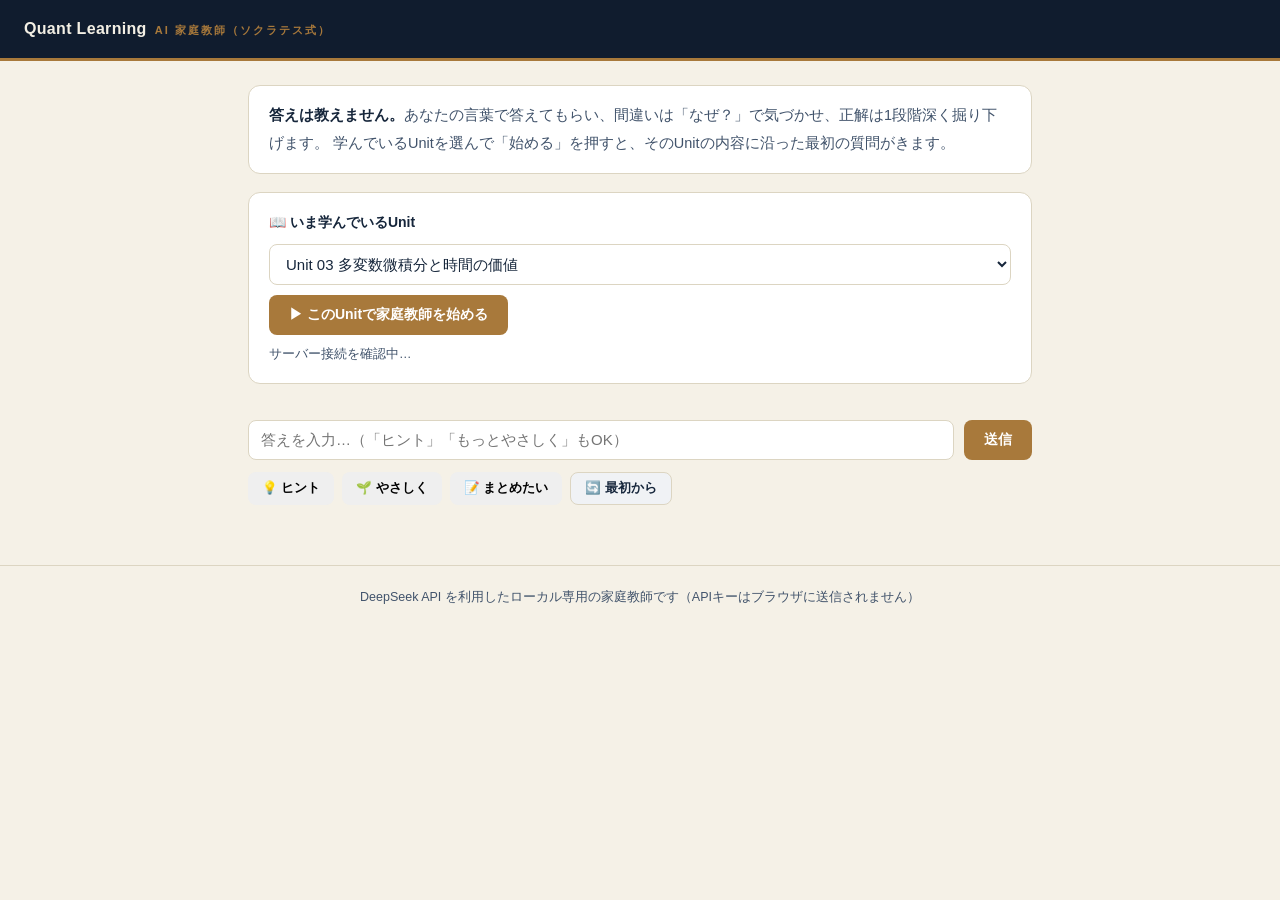
<file: tutor/static/index.html>
<!DOCTYPE html>
<html lang="ja">
<head>
<meta charset="UTF-8">
<meta name="viewport" content="width=device-width, initial-scale=1.0">
<title>ソクラテス式 AI 家庭教師 | Quant Learning</title>
<style>
  :root {
    --paper:#F5F1E7; --surface:#FFFFFF; --ink:#16263B; --ink-soft:#41536B;
    --line:#DCD5C2; --brass:#A8793B; --brass-dark:#8A5F26; --navy:#101C2E;
    --green:#1E6F50; --red:#B4432F;
  }
  * { margin:0; padding:0; box-sizing:border-box; }
  body {
    background:var(--paper); color:var(--ink);
    font-family:"Noto Sans JP", "Hiragino Kaku Gothic ProN", sans-serif;
    line-height:1.9; font-size:16px;
  }
  header {
    background:var(--navy); color:#F3EFE4;
    border-bottom:3px solid var(--brass);
    padding:14px 24px; display:flex; align-items:center; gap:10px; flex-wrap:wrap;
  }
  .logo { font-weight:700; letter-spacing:.02em; }
  .logo a { color:inherit; text-decoration:none; }
  .logo small { color:var(--brass); font-size:11px; letter-spacing:2px; margin-left:8px; }
  main { max-width:820px; margin:0 auto; padding:24px 18px 60px; }
  .intro { background:var(--surface); border:1px solid var(--line); border-radius:12px;
           padding:16px 20px; margin-bottom:18px; font-size:14.5px; color:var(--ink-soft); }
  .intro strong { color:var(--ink); }
  .panel { background:var(--surface); border:1px solid var(--line); border-radius:12px;
           padding:16px 20px; margin-bottom:18px; }
  .panel label { font-weight:700; font-size:14px; display:block; margin-bottom:8px; }
  select, input[type="text"] {
    font-family:inherit; font-size:15px; padding:10px 12px;
    border:1px solid var(--line); border-radius:8px; background:#fff; color:var(--ink);
    width:100%;
  }
  .row { display:flex; gap:10px; flex-wrap:wrap; align-items:center; }
  button {
    font-family:inherit; font-weight:700; font-size:14px; cursor:pointer;
    border:none; border-radius:8px; padding:11px 20px;
  }
  .btn-primary { background:var(--brass); color:#fff; }
  .btn-primary:hover { background:var(--brass-dark); }
  .btn-ghost { background:#F0F2F5; color:var(--ink); border:1px solid var(--line); }
  .btn-ghost:hover { background:#e4e8ee; }
  .keynote { font-size:12.5px; color:var(--ink-soft); margin-top:8px; }
  .keynote.bad { color:var(--red); }
  .chat { display:flex; flex-direction:column; gap:12px; margin:18px 0; }
  .msg { max-width:86%; padding:12px 16px; border-radius:14px; font-size:15px;
         white-space:pre-wrap; word-break:break-word; }
  .msg.user { align-self:flex-end; background:var(--navy); color:#fff;
              border-bottom-right-radius:4px; }
  .msg.ai { align-self:flex-start; background:var(--surface); border:1px solid var(--line);
            border-bottom-left-radius:4px; }
  .msg.ai .who { display:block; font-size:11px; color:var(--brass-dark);
                 font-weight:700; margin-bottom:4px; letter-spacing:1px; }
  .msg.thinking { color:var(--ink-soft); font-style:italic; background:#f0ecdf; }
  .meta-line { text-align:center; font-size:11.5px; color:#8b93a0;
               margin:2px 0 0; letter-spacing:.5px; }
  .composer { display:flex; gap:10px; }
  .composer input { flex:1; }
  .quick { display:flex; gap:8px; flex-wrap:wrap; margin-top:12px; }
  .quick button { padding:7px 14px; font-size:12.5px; }
  .error { background:#FAEFEB; border:1px solid var(--red); color:var(--red);
           border-radius:10px; padding:12px 16px; margin-top:14px; font-size:14px; }
  .hidden { display:none; }
  footer { text-align:center; color:var(--ink-soft); font-size:12.5px;
           padding:20px; border-top:1px solid var(--line); }
  .loader { display:inline-block; width:14px; height:14px; border:2px solid var(--line);
            border-top-color:var(--brass); border-radius:50%; animation:spin .8s linear infinite;
            margin-right:6px; vertical-align:-2px; }
  @keyframes spin { to { transform:rotate(360deg); } }
</style>
</head>
<body>
<header>
  <div class="logo"><a href="/">Quant Learning</a><small>AI 家庭教師（ソクラテス式）</small></div>
</header>
<main>
  <div class="intro">
    <strong>答えは教えません。</strong>あなたの言葉で答えてもらい、間違いは「なぜ？」で気づかせ、正解は1段階深く掘り下げます。
    学んでいるUnitを選んで「始める」を押すと、そのUnitの内容に沿った最初の質問がきます。
  </div>

  <div class="panel">
    <label for="unit-select">📖 いま学んでいるUnit</label>
    <div class="row">
      <select id="unit-select"></select>
      <button id="start-btn" class="btn-primary">▶ このUnitで家庭教師を始める</button>
    </div>
    <div id="keynote" class="keynote">サーバー接続を確認中…</div>
  </div>

  <div id="chat" class="chat" aria-live="polite"></div>

  <div class="composer">
    <input type="text" id="user-input"
           placeholder="答えを入力…（「ヒント」「もっとやさしく」もOK）" autocomplete="off">
    <button id="send-btn" class="btn-primary">送信</button>
  </div>
  <div class="quick">
    <button type="button" data-q="ヒント">💡 ヒント</button>
    <button type="button" data-q="もっとやさしく、身近な例で説明して">🌱 やさしく</button>
    <button type="button" data-q="ここまで分かったことを、自分の言葉でまとめたい">📝 まとめたい</button>
    <button type="button" id="reset-btn" class="btn-ghost">🔄 最初から</button>
  </div>

  <div id="error-box" class="error hidden"></div>
</main>
<footer>DeepSeek API を利用したローカル専用の家庭教師です（APIキーはブラウザに送信されません）</footer>
<script>
"use strict";
/* ---------- ユニット一覧（docs/javascripts/data.js と同じ構成） ---------- */
var PHASES = [
  { id: 1, label: "フェーズ1 土台構築", titles: [
    "学習の設計と開発環境", "1変数微積分と市場の全体像", "多変数微積分と時間の価値",
    "線形代数(1)と債券計算", "線形代数(2)とリターンの統計", "条件付き確率・ベイズとデータ取得",
    "分布・期待値とポートフォリオ", "大数の法則・中心極限定理と分散効果", "推定と先物・先渡",
    "仮説検定とオプションの基本", "線形回帰と実データ分析", "統計の実践・分析レポート課題",
    "フェーズ1の総復習と確認"
  ]},
  { id: 2, label: "フェーズ2 確率解析とデリバティブ", titles: [
    "二項モデルと無裁定の考え方", "多期間二項モデルとマルチンゲール", "アメリカン・オプションと早期行使",
    "ブラウン運動とマルチンゲール", "伊藤のレンマと幾何ブラウン運動", "測度変換とリスク中立評価",
    "Black-Scholesと偏微分方程式", "Greeksとインプライド・ボラティリティ", "モンテカルロ法による価格付け",
    "分散低減法", "有限差分法", "パス依存型オプション", "フェーズ2の総復習・エンジン検証"
  ]},
  { id: 3, label: "フェーズ3 時系列・リスク・ML・C++", titles: [
    "時系列の基礎（定常性と自己相関）", "ARIMAモデル", "GARCHとボラティリティ予測",
    "VaRと期待ショートフォール", "共和分とペアトレード", "ポートフォリオ最適化",
    "因子モデルとPCA", "バックテストの正しい設計", "機械学習の基礎と評価",
    "決定木と勾配ブースティング", "C++入門", "C++で価格エンジンを作る", "フェーズ3の総復習"
  ]},
  { id: 4, label: "フェーズ4 統合Capstoneとキャリア", titles: [
    "戦略のポートフォリオ化", "マーケットマイクロストラクチャー", "論文再現プロジェクト",
    "機械学習戦略の本実装", "Capstoneの設計", "Capstone: データ層", "Capstone: リサーチ層",
    "Capstone: 検証・リスク層", "Capstone: 表示・API", "面接対策(1) 数学・確率",
    "面接対策(2) コーディングと金融", "アウトプット整備", "最終プレゼンと次年度計画"
  ]}
];
function pad(n) { return (n < 10 ? "0" : "") + n; }

function buildSelect() {
  var sel = document.getElementById("unit-select");
  PHASES.forEach(function (ph) {
    var og = document.createElement("optgroup");
    og.label = ph.label;
    ph.titles.forEach(function (title, i) {
      var o = document.createElement("option");
      o.value = "p" + ph.id + "/p" + ph.id + "-" + pad(i + 1) + ".md";
      o.textContent = "Unit " + pad(i + 1) + " " + title;
      og.appendChild(o);
    });
    sel.appendChild(og);
  });
  sel.value = "p1/p1-03.md"; // 初期表示: 公開中のUnit
}
buildSelect();
/* ---------- 対話ロジック ---------- */
var history = [];
var busy = false;

function $(id) { return document.getElementById(id); }
function esc(s) {
  return String(s).replace(/&/g, "&amp;").replace(/</g, "&lt;")
                  .replace(/>/g, "&gt;").replace(/"/g, "&quot;");
}
function addMsg(role, text) {
  var chat = $("chat");
  var div = document.createElement("div");
  div.className = "msg " + role;
  if (role === "ai") {
    var who = document.createElement("span");
    who.className = "who";
    who.textContent = "🎓 家庭教師";
    div.appendChild(who);
  }
  div.appendChild(document.createTextNode(text));
  chat.appendChild(div);
  chat.scrollTop = chat.scrollHeight;
  return div;
}
function showError(text) {
  var box = $("error-box");
  box.textContent = text;
  box.classList.remove("hidden");
}
function clearError() { $("error-box").classList.add("hidden"); }

function post(historyArr) {
  busy = true;
  $("send-btn").disabled = true;
  clearError();
  var started = Date.now();
  var think = addMsg("ai", "");
  think.classList.add("thinking");
  think.textContent = "🧠 思考中… 0秒";
  var counter = 0;
  var timer = setInterval(function () {
    counter++;
    think.textContent = "🧠 思考中… " + counter + "秒";
  }, 1000);

  function stopTimer() { clearInterval(timer); }
  function removeThink() {
    if (think.parentNode) { think.parentNode.removeChild(think); }
  }
  function addMetaLine(text) {
    var chat = $("chat");
    var m = document.createElement("div");
    m.className = "meta-line";
    m.textContent = text;
    chat.appendChild(m);
    chat.scrollTop = chat.scrollHeight;
  }
  function secondsTaken() {
    return Math.max(1, Math.round((Date.now() - started) / 1000));
  }

  fetch("/api/tutor", {
    method: "POST",
    headers: { "Content-Type": "application/json" },
    body: JSON.stringify({
      unit_file: $("unit-select").value,
      history: historyArr
    })
  })
    .then(function (res) {
      return res.json().then(function (data) {
        if (!res.ok) {
          throw new Error(data.error || ("HTTP " + res.status));
        }
        return data;
      });
    })
    .then(function (data) {
      stopTimer();
      removeThink();
      addMetaLine("⏱ " + secondsTaken() + " 秒間思考しました");
      addMsg("ai", data.reply);
      historyArr.push({ role: "assistant", content: data.reply });
    })
    .catch(function (err) {
      stopTimer();
      removeThink();
      showError(err.message);
    })
    .finally(function () {
      busy = false;
      $("send-btn").disabled = false;
    });
}

function sendUser(text) {
  if (!text.trim() || busy) { return; }
  addMsg("user", text);
  history.push({ role: "user", content: text });
  post(history);
}

/* 開始ボタン：まず最初の質問を1つ引き出す */
$("start-btn").addEventListener("click", function () {
  history = [];
  $("chat").innerHTML = "";
  addMsg("user", "▶「" + $("unit-select").selectedOptions[0].textContent + "」の理解度チェックを開始");
  history.push({
    role: "user",
    content: "このUnitを学び終えました。私の理解を確かめるために、ソクラテス式に質問を始めてください。まず最初の質問を1つだけください。"
  });
  post(history);
});

/* 送信ボタン / Enter / クイックボタン */
$("send-btn").addEventListener("click", function () {
  sendUser($("user-input").value);
  $("user-input").value = "";
});
$("user-input").addEventListener("keydown", function (e) {
  if (e.key === "Enter") {
    sendUser(this.value);
    this.value = "";
  }
});
document.querySelectorAll(".quick button[data-q]").forEach(function (btn) {
  btn.addEventListener("click", function () {
    sendUser(btn.getAttribute("data-q"));
  });
});
$("reset-btn").addEventListener("click", function () {
  history = [];
  $("chat").innerHTML = "";
  clearError();
  addMsg("ai", "最初からやり直します。「▶ このUnitで家庭教師を始める」を押してください。");
});

/* サーバー接続・APIキー状態の確認 */
fetch("/api/status")
  .then(function (r) { return r.json(); })
  .then(function (s) {
    var k = $("keynote");
    if (s.key_set) {
      k.textContent = "✅ DeepSeek API キー設定済み。対話できます。";
      k.className = "keynote";
    } else {
      k.textContent = "⚠️ APIキー未設定 → tutor/.env に DEEPSEEK_API_KEY を書いてサーバーを再起動してください。";
      k.className = "keynote bad";
    }
  })
  .catch(function () {
    var k = $("keynote");
    k.textContent = "⚠️ サーバーに接続できません。uvicorn を起動してから開いてください。";
    k.className = "keynote bad";
  });
</script>
</body>
</html>
</file>
